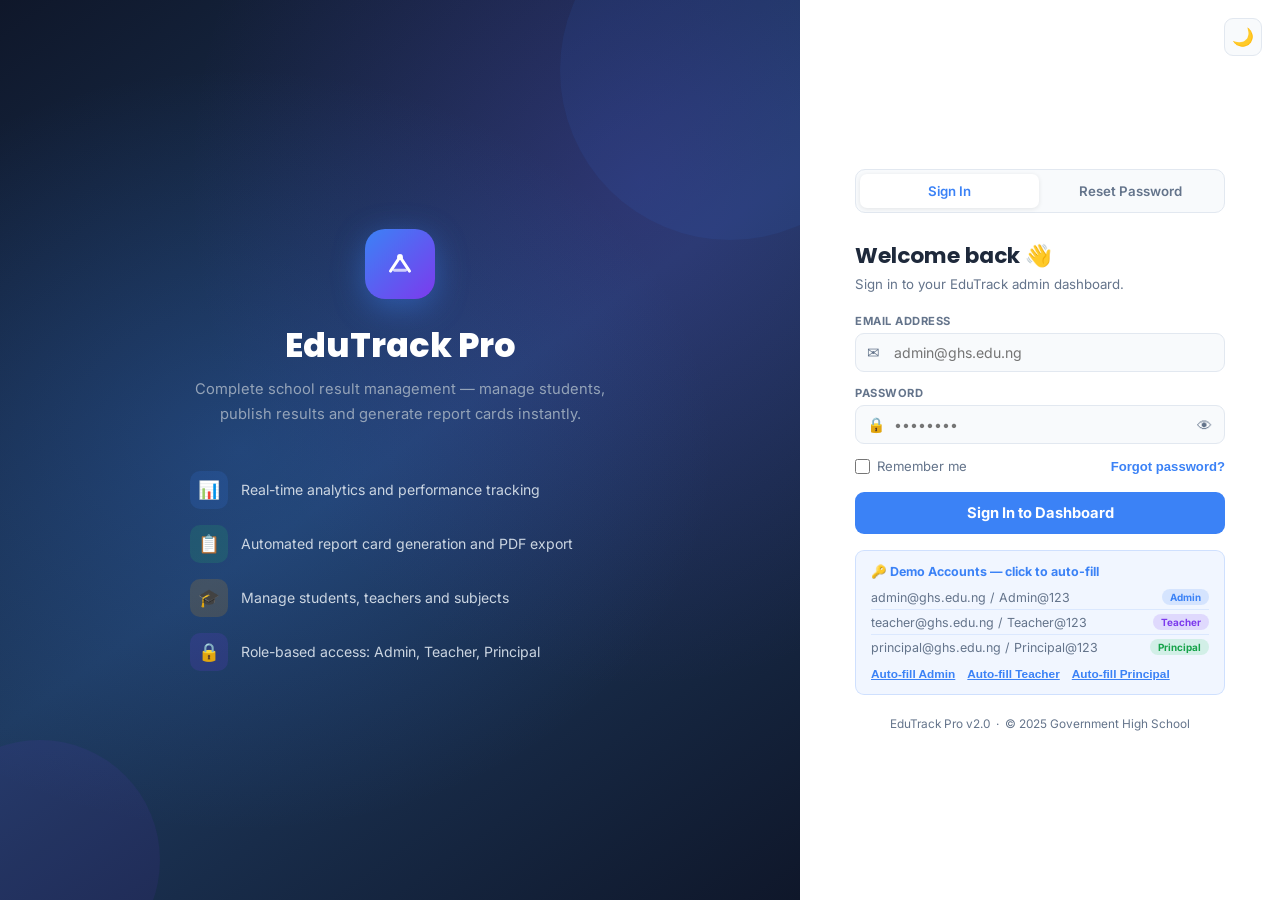
<file: frontend/login.html>
<!DOCTYPE html>
<html lang="en" data-theme="light">
<head>
  <meta charset="UTF-8" />
  <meta name="viewport" content="width=device-width, initial-scale=1.0" />
  <title>EduTrack Pro — Login</title>

  <link rel="preconnect" href="https://fonts.googleapis.com" />
  <link rel="preconnect" href="https://fonts.gstatic.com" crossorigin />
  <link href="https://fonts.googleapis.com/css2?family=Poppins:wght@500;600;700;800&family=Inter:wght@400;500;600&display=swap" rel="stylesheet" />

  <style>
    /* ════════════════════════════════════════════════
       DESIGN TOKENS
    ════════════════════════════════════════════════ */
    :root {
      --primary : #3B82F6;
      --pdark   : #2563EB;
      --accent  : #7C3AED;
      --bg      : #F8FAFC;
      --surface : #FFFFFF;
      --border  : #E2E8F0;
      --text    : #1E293B;
      --muted   : #64748B;
      --danger  : #EF4444;
      --success : #22C55E;
      --warn    : #F59E0B;
    }
    [data-theme="dark"] {
      --bg      : #0D1117;
      --surface : #161B22;
      --border  : #30363D;
      --text    : #E6EDF3;
      --muted   : #8B949E;
    }
    *,*::before,*::after{ box-sizing:border-box; margin:0; padding:0; }

    body {
      font-family:'Inter',sans-serif;
      background:var(--bg);
      color:var(--text);
      min-height:100vh;
      display:flex;
      transition:background .25s,color .25s;
    }

    /* ════ LEFT PANEL ════════════════════════════════ */
    .left {
      flex:1;
      background:linear-gradient(145deg,#0F172A 0%,#1E3A5F 50%,#0F172A 100%);
      display:flex; align-items:center; justify-content:center;
      padding:48px; position:relative; overflow:hidden;
    }
    .left::before {
      content:''; position:absolute; inset:0;
      background:
        radial-gradient(ellipse at 30% 50%,rgba(59,130,246,.22) 0%,transparent 60%),
        radial-gradient(ellipse at 80% 20%,rgba(124,58,237,.18) 0%,transparent 50%);
    }
    .blob { position:absolute; border-radius:50%; opacity:.08; }
    .b1 { width:340px;height:340px;background:#3B82F6;top:-100px;right:-100px; }
    .b2 { width:240px;height:240px;background:#7C3AED;bottom:-80px;left:-80px; }

    .left-inner {
      position:relative; z-index:1;
      text-align:center; max-width:420px;
    }
    .logo-box {
      width:70px; height:70px;
      background:linear-gradient(135deg,#3B82F6,#7C3AED);
      border-radius:20px;
      display:flex; align-items:center; justify-content:center;
      margin:0 auto 22px;
      box-shadow:0 8px 32px rgba(59,130,246,.45);
    }
    .logo-box svg { width:38px; height:38px; }
    .brand   { font-family:'Poppins',sans-serif;font-size:2.1rem;font-weight:800;color:#fff;margin-bottom:6px; }
    .tagline { font-size:.92rem;color:#94A3B8;line-height:1.7;margin-bottom:44px; }
    .feats   { list-style:none;text-align:left;display:flex;flex-direction:column;gap:16px; }
    .feats li{ display:flex;align-items:center;gap:13px;color:#CBD5E1;font-size:.88rem;line-height:1.5; }
    .ficon   { width:38px;height:38px;border-radius:10px;flex-shrink:0;display:flex;align-items:center;justify-content:center;font-size:1.1rem; }

    /* ════ RIGHT PANEL ═══════════════════════════════ */
    .right {
      width:480px; flex-shrink:0;
      background:var(--surface);
      display:flex; flex-direction:column;
      align-items:center; justify-content:center;
      padding:48px 40px; position:relative;
    }
    .form-wrap { width:100%; max-width:370px; }

    /* Theme btn */
    .tbtn {
      position:absolute; top:18px; right:18px;
      background:var(--bg); border:1.5px solid var(--border);
      border-radius:9px; width:38px; height:38px;
      display:flex; align-items:center; justify-content:center;
      cursor:pointer; font-size:1.1rem; color:var(--muted);
      transition:all .2s;
    }
    .tbtn:hover { border-color:var(--primary); color:var(--primary); }

    /* Tabs */
    .tabs {
      display:flex; gap:3px;
      background:var(--bg); border:1.5px solid var(--border);
      border-radius:10px; padding:4px; margin-bottom:26px;
    }
    .tab {
      flex:1; padding:9px; border:none; background:none;
      border-radius:7px; font-family:'Inter',sans-serif;
      font-size:.83rem; font-weight:600;
      color:var(--muted); cursor:pointer; transition:all .18s;
    }
    .tab.active {
      background:var(--surface); color:var(--primary);
      box-shadow:0 1px 5px rgba(0,0,0,.09);
    }

    /* Headings */
    .ftitle { font-family:'Poppins',sans-serif;font-size:1.35rem;font-weight:700;color:var(--text);margin-bottom:4px; }
    .fdesc  { font-size:.83rem;color:var(--muted);margin-bottom:22px; }

    /* Fields */
    .field { margin-bottom:14px; }
    .field label {
      display:block; font-size:.7rem; font-weight:700;
      text-transform:uppercase; letter-spacing:.5px;
      color:var(--muted); margin-bottom:5px;
    }
    .fw { position:relative; }
    .fi {
      position:absolute; left:12px; top:50%; transform:translateY(-50%);
      font-size:.92rem; color:var(--muted); pointer-events:none;
    }
    .fw input {
      width:100%; padding:10px 38px;
      border:1.5px solid var(--border); border-radius:9px;
      font-family:'Inter',sans-serif; font-size:.88rem;
      color:var(--text); background:var(--bg);
      outline:none; transition:all .2s;
    }
    [data-theme="dark"] .fw input { background:#0D1117; }
    .fw input:focus {
      border-color:var(--primary);
      box-shadow:0 0 0 3px rgba(59,130,246,.14);
      background:var(--surface);
    }
    .fw input.bad { border-color:var(--danger); animation:shake .35s ease; }
    @keyframes shake{0%,100%{transform:translateX(0)}20%{transform:translateX(-5px)}40%{transform:translateX(5px)}60%{transform:translateX(-3px)}80%{transform:translateX(3px)}}
    .eyebtn {
      position:absolute; right:11px; top:50%; transform:translateY(-50%);
      background:none; border:none; cursor:pointer;
      font-size:.95rem; color:var(--muted); padding:2px;
    }
    .eyebtn:hover { color:var(--primary); }

    /* Remember / forgot row */
    .rowflex { display:flex;align-items:center;justify-content:space-between;margin-bottom:18px; }
    .remem   { display:flex;align-items:center;gap:7px;font-size:.82rem;color:var(--muted);cursor:pointer;user-select:none; }
    .remem input { accent-color:var(--primary);width:15px;height:15px;cursor:pointer; }
    .lnkbtn  { background:none;border:none;color:var(--primary);font-size:.82rem;font-weight:600;cursor:pointer;padding:0; }
    .lnkbtn:hover { opacity:.7; }

    /* Banners */
    .banner { display:none;align-items:center;gap:9px;padding:11px 14px;border-radius:9px;font-size:.82rem;margin-bottom:14px; }
    .banner.show { display:flex; }
    .berr { background:rgba(239,68,68,.1);border:1px solid rgba(239,68,68,.25);color:#DC2626; }
    .bok  { background:rgba(34,197,94,.1);border:1px solid rgba(34,197,94,.25);color:#16a34a; }
    .bwarn{ background:rgba(245,158,11,.1);border:1px solid rgba(245,158,11,.25);color:#b45309; }

    /* Submit button */
    .btngo {
      width:100%; padding:12px;
      background:var(--primary); color:#fff;
      border:none; border-radius:9px;
      font-family:'Inter',sans-serif; font-size:.92rem; font-weight:700;
      cursor:pointer; transition:all .2s;
      display:flex; align-items:center; justify-content:center; gap:8px;
      position:relative;
    }
    .btngo:hover:not(:disabled){ background:var(--pdark);box-shadow:0 4px 16px rgba(59,130,246,.38);transform:translateY(-1px); }
    .btngo:disabled { opacity:.6;cursor:not-allowed;transform:none; }
    .spin {
      width:17px; height:17px;
      border:2.5px solid rgba(255,255,255,.3);
      border-top-color:#fff;
      border-radius:50%;
      animation:rot .65s linear infinite;
      display:none; flex-shrink:0;
    }
    .btngo.loading .spin { display:block; }
    .btngo.loading .lbl  { opacity:0;position:absolute; }
    @keyframes rot { to{transform:rotate(360deg)} }

    /* OTP display box */
    .otp-box {
      background:linear-gradient(135deg,#0F172A,#1E3A5F);
      border:2px solid rgba(59,130,246,.35);
      border-radius:14px;
      padding:22px;
      text-align:center;
      margin:4px 0 18px;
    }
    .otp-label { font-size:.72rem;font-weight:700;text-transform:uppercase;letter-spacing:.8px;color:#60A5FA;margin-bottom:8px; }
    .otp-code  {
      font-family:'Poppins',sans-serif;
      font-size:2.6rem; font-weight:800;
      letter-spacing:10px;
      color:#fff;
      text-shadow:0 0 20px rgba(59,130,246,.6);
    }
    .otp-timer { font-size:.75rem;color:#94A3B8;margin-top:6px; }
    .otp-copy  {
      background:rgba(59,130,246,.2); border:1px solid rgba(59,130,246,.3);
      color:#93C5FD; border-radius:7px;
      font-size:.75rem; font-weight:600;
      cursor:pointer; padding:5px 14px;
      margin-top:10px; transition:all .2s;
    }
    .otp-copy:hover { background:rgba(59,130,246,.35); }

    /* OTP input boxes */
    .otp-inputs {
      display:flex; gap:8px; justify-content:center;
      margin-bottom:18px;
    }
    .otp-input {
      width:46px; height:54px;
      border:2px solid var(--border);
      border-radius:10px;
      font-family:'Poppins',sans-serif;
      font-size:1.4rem; font-weight:700;
      text-align:center;
      color:var(--text); background:var(--bg);
      outline:none; transition:all .2s;
    }
    .otp-input:focus { border-color:var(--primary);box-shadow:0 0 0 3px rgba(59,130,246,.15);background:var(--surface); }
    .otp-input.filled { border-color:var(--success); color:var(--success); }

    /* Step indicator */
    .steps {
      display:flex; align-items:center; justify-content:center;
      gap:0; margin-bottom:22px;
    }
    .step {
      display:flex; align-items:center; gap:6px;
      font-size:.72rem; font-weight:700;
      color:var(--muted);
    }
    .step-num {
      width:24px; height:24px; border-radius:50%;
      display:flex; align-items:center; justify-content:center;
      font-size:.7rem; font-weight:800;
      background:var(--border); color:var(--muted);
      transition:all .3s;
    }
    .step.active .step-num { background:var(--primary); color:#fff; }
    .step.done   .step-num { background:var(--success); color:#fff; }
    .step-line {
      width:36px; height:2px;
      background:var(--border); margin:0 4px;
      transition:background .3s;
    }
    .step-line.done { background:var(--success); }

    /* Demo box */
    .demo {
      background:rgba(59,130,246,.07);
      border:1px solid rgba(59,130,246,.18);
      border-radius:9px; padding:13px 15px;
      font-size:.78rem; color:var(--muted); margin-top:16px;
    }
    .demo strong { color:var(--primary);display:block;margin-bottom:6px; }
    .drow { display:flex;align-items:center;justify-content:space-between;padding:4px 0;border-bottom:1px solid rgba(59,130,246,.12); }
    .drow:last-of-type{ border-bottom:none;margin-bottom:4px; }
    .badge { font-size:.62rem;padding:2px 8px;border-radius:99px;font-weight:700; }
    .ba  { background:rgba(59,130,246,.15);color:#3B82F6; }
    .bt  { background:rgba(124,58,237,.15);color:#7C3AED; }
    .bp  { background:rgba(34,197,94,.15);color:#16a34a; }
    .fillbtn { background:none;border:none;color:var(--primary);font-size:.74rem;font-weight:600;cursor:pointer;text-decoration:underline;padding:0;display:inline-block;margin-right:8px;margin-top:4px; }

    /* Footer */
    .foot { margin-top:22px;text-align:center;font-size:.74rem;color:var(--muted); }

    /* Responsive */
    @media(max-width:900px){ .left{ display:none; } }
    @media(max-width:520px){ .right{ width:100%; padding:32px 18px; } }
  </style>
</head>
<body>

<!-- ════ LEFT BRANDING ════════════════════════════════════════ -->
<div class="left">
  <div class="blob b1"></div>
  <div class="blob b2"></div>
  <div class="left-inner">
    <div class="logo-box">
      <svg viewBox="0 0 32 32" fill="none">
        <path d="M8 22L16 10L24 22" stroke="white" stroke-width="2.5" stroke-linecap="round" stroke-linejoin="round"/>
        <circle cx="16" cy="10" r="2.5" fill="white"/>
        <rect x="10" y="20" width="12" height="2.5" rx="1.25" fill="white" opacity=".7"/>
      </svg>
    </div>
    <h1 class="brand">EduTrack Pro</h1>
    <p class="tagline">Complete school result management — manage students, publish results and generate report cards instantly.</p>
    <ul class="feats">
      <li><div class="ficon" style="background:rgba(59,130,246,.15)">📊</div>Real-time analytics and performance tracking</li>
      <li><div class="ficon" style="background:rgba(34,197,94,.15)">📋</div>Automated report card generation and PDF export</li>
      <li><div class="ficon" style="background:rgba(245,158,11,.15)">🎓</div>Manage students, teachers and subjects</li>
      <li><div class="ficon" style="background:rgba(124,58,237,.15)">🔒</div>Role-based access: Admin, Teacher, Principal</li>
    </ul>
  </div>
</div>

<!-- ════ RIGHT FORM ═══════════════════════════════════════════ -->
<div class="right">
  <button class="tbtn" id="themeBtn" title="Toggle theme">🌙</button>

  <div class="form-wrap">

    <!-- TABS -->
    <div class="tabs">
      <button class="tab active" id="tabLogin" onclick="showTab('login')">Sign In</button>
      <button class="tab"        id="tabReset" onclick="showTab('reset')">Reset Password</button>
    </div>

    <!-- ════ LOGIN FORM ═══════════════════════════════════ -->
    <div id="loginForm">
      <h2 class="ftitle">Welcome back 👋</h2>
      <p class="fdesc">Sign in to your EduTrack admin dashboard.</p>

      <div class="banner berr" id="loginErr">
        <span>⚠</span><span id="loginErrMsg">Invalid credentials.</span>
      </div>

      <div class="field">
        <label>Email Address</label>
        <div class="fw">
          <span class="fi">✉</span>
          <input type="email" id="eml" placeholder="admin@ghs.edu.ng" autocomplete="email" />
        </div>
      </div>

      <div class="field">
        <label>Password</label>
        <div class="fw">
          <span class="fi">🔒</span>
          <input type="password" id="pwd" placeholder="••••••••" autocomplete="current-password" />
          <button class="eyebtn" id="eyeBtn" type="button">👁</button>
        </div>
      </div>

      <div class="rowflex">
        <label class="remem">
          <input type="checkbox" id="rememberMe" /> Remember me
        </label>
        <button class="lnkbtn" onclick="showTab('reset')">Forgot password?</button>
      </div>

      <button class="btngo" id="loginBtn" onclick="doLogin()">
        <div class="spin" id="ls"></div>
        <span class="lbl">Sign In to Dashboard</span>
      </button>

      <div class="demo">
        <strong>🔑 Demo Accounts — click to auto-fill</strong>
        <div class="drow"><span>admin@ghs.edu.ng / Admin@123</span><span class="badge ba">Admin</span></div>
        <div class="drow"><span>teacher@ghs.edu.ng / Teacher@123</span><span class="badge bt">Teacher</span></div>
        <div class="drow"><span>principal@ghs.edu.ng / Principal@123</span><span class="badge bp">Principal</span></div>
        <button class="fillbtn" onclick="fill('admin')">Auto-fill Admin</button>
        <button class="fillbtn" onclick="fill('teacher')">Auto-fill Teacher</button>
        <button class="fillbtn" onclick="fill('principal')">Auto-fill Principal</button>
      </div>
    </div>

    <!-- ════ RESET PASSWORD — 3 STEPS ═════════════════════ -->
    <div id="resetForm" style="display:none">

      <!-- Step indicator -->
      <div class="steps">
        <div class="step active" id="st1"><div class="step-num" id="sn1">1</div><span>Email</span></div>
        <div class="step-line" id="sl1"></div>
        <div class="step" id="st2"><div class="step-num" id="sn2">2</div><span>Code</span></div>
        <div class="step-line" id="sl2"></div>
        <div class="step" id="st3"><div class="step-num" id="sn3">3</div><span>New Password</span></div>
      </div>

      <!-- ── STEP 1: Enter email ── -->
      <div id="rStep1">
        <h2 class="ftitle">Reset Password 🔑</h2>
        <p class="fdesc">Enter your registered email to receive a reset code.</p>

        <div class="banner berr" id="rErr1"><span>⚠</span><span id="rErr1Msg">Error.</span></div>

        <div class="field">
          <label>Email Address</label>
          <div class="fw">
            <span class="fi">✉</span>
            <input type="email" id="rEml" placeholder="admin@ghs.edu.ng" />
          </div>
        </div>

        <button class="btngo" id="rBtn1" onclick="resetStep1()">
          <div class="spin" id="rs1"></div>
          <span class="lbl">Send Reset Code</span>
        </button>
        <p style="margin-top:12px;text-align:center">
          <button class="lnkbtn" onclick="showTab('login')">← Back to Sign In</button>
        </p>
      </div>

      <!-- ── STEP 2: Show OTP code + verify ── -->
      <div id="rStep2" style="display:none">
        <h2 class="ftitle">Enter Reset Code 🔢</h2>
        <p class="fdesc">Your reset code is shown below. Copy it and enter it in the boxes.</p>

        <!-- Generated OTP displayed here -->
        <div class="otp-box">
          <div class="otp-label">Your Reset Code</div>
          <div class="otp-code" id="otpDisplay">------</div>
          <div class="otp-timer" id="otpTimer">Expires in 10:00</div>
          <button class="otp-copy" onclick="copyOtp()">📋 Copy Code</button>
        </div>

        <div class="banner berr" id="rErr2"><span>⚠</span><span id="rErr2Msg">Error.</span></div>

        <!-- 6 OTP input boxes -->
        <div class="otp-inputs" id="otpInputs">
          <input class="otp-input" maxlength="1" type="text" inputmode="numeric" pattern="[0-9]" />
          <input class="otp-input" maxlength="1" type="text" inputmode="numeric" pattern="[0-9]" />
          <input class="otp-input" maxlength="1" type="text" inputmode="numeric" pattern="[0-9]" />
          <input class="otp-input" maxlength="1" type="text" inputmode="numeric" pattern="[0-9]" />
          <input class="otp-input" maxlength="1" type="text" inputmode="numeric" pattern="[0-9]" />
          <input class="otp-input" maxlength="1" type="text" inputmode="numeric" pattern="[0-9]" />
        </div>

        <button class="btngo" id="rBtn2" onclick="resetStep2()">
          <div class="spin" id="rs2"></div>
          <span class="lbl">Verify Code</span>
        </button>

        <p style="margin-top:10px;text-align:center;font-size:.78rem;color:var(--muted)">
          Didn't get a code? <button class="lnkbtn" onclick="resetStep1(true)">Resend</button>
        </p>
      </div>

      <!-- ── STEP 3: Set new password ── -->
      <div id="rStep3" style="display:none">
        <h2 class="ftitle">New Password 🔐</h2>
        <p class="fdesc">Create a strong new password for your account.</p>

        <div class="banner berr" id="rErr3"><span>⚠</span><span id="rErr3Msg">Error.</span></div>
        <div class="banner bok"  id="rOk3" ><span>✓</span><span>Password changed! Redirecting to login…</span></div>

        <div class="field">
          <label>New Password</label>
          <div class="fw">
            <span class="fi">🔒</span>
            <input type="password" id="newPwd"  placeholder="Min 8 characters" />
            <button class="eyebtn" onclick="toggleEye('newPwd',this)" type="button">👁</button>
          </div>
        </div>

        <div class="field">
          <label>Confirm Password</label>
          <div class="fw">
            <span class="fi">🔒</span>
            <input type="password" id="confPwd" placeholder="Repeat password" />
            <button class="eyebtn" onclick="toggleEye('confPwd',this)" type="button">👁</button>
          </div>
        </div>

        <!-- Password strength meter -->
        <div style="margin-bottom:16px">
          <div style="height:4px;background:var(--border);border-radius:99px;overflow:hidden;margin-bottom:4px">
            <div id="strengthBar" style="height:100%;width:0%;border-radius:99px;transition:all .3s;background:var(--danger)"></div>
          </div>
          <span id="strengthLabel" style="font-size:.7rem;color:var(--muted)">Enter a password</span>
        </div>

        <button class="btngo" id="rBtn3" onclick="resetStep3()">
          <div class="spin" id="rs3"></div>
          <span class="lbl">Change Password</span>
        </button>
      </div>

    </div><!-- /resetForm -->

    <p class="foot">EduTrack Pro v2.0 &nbsp;·&nbsp; © 2025 Government High School</p>
  </div>
</div>

<script>
/* ════════════════════════════════════════════════════════════════
   USERS — ADD / EDIT ACCOUNTS HERE
   Each user: { email, password, name, role, school }
   ════════════════════════════════════════════════════════════════ */
var USERS = [
  { email:'admin@ghs.edu.ng',     password:'Admin@123',     name:'Mr. Adebayo K.',  role:'Super Admin', school:'Government High School' },
  { email:'teacher@ghs.edu.ng',   password:'Teacher@123',   name:'Mrs. Ngozi Eze',  role:'Teacher',     school:'Government High School' },
  { email:'principal@ghs.edu.ng', password:'Principal@123', name:'Dr. Amaka Obi',   role:'Principal',   school:'Government High School' },
  /* ADD MORE USERS BELOW ↓
  { email:'staff@ghs.edu.ng', password:'Staff@123', name:'Staff Name', role:'Admin', school:'Government High School' },
  */
];

/* ════════════════════════════════════════════════════════════════
   SESSION & RESET STATE
   ════════════════════════════════════════════════════════════════ */
var SESSION_KEY = 'edutrack_session';
var resetState  = { email:'', otp:'', expiresAt:0, timerInterval:null };

/* ── If already logged in skip to dashboard ──────────────────── */
(function(){
  try {
    var raw = localStorage.getItem(SESSION_KEY);
    if(!raw) return;
    var s = JSON.parse(raw);
    if(s && s.loggedIn && s.expiresAt > Date.now()){
      window.location.replace('index.html');
    }
  } catch(e){ localStorage.removeItem(SESSION_KEY); }
})();

/* ════════════════════════════════════════════════════════════════
   TAB SWITCHER
   ════════════════════════════════════════════════════════════════ */
function showTab(t){
  document.getElementById('loginForm').style.display = t==='login' ? '' : 'none';
  document.getElementById('resetForm').style.display = t==='reset' ? '' : 'none';
  document.getElementById('tabLogin').classList.toggle('active', t==='login');
  document.getElementById('tabReset').classList.toggle('active', t==='reset');
  clearBanners();
  /* If switching to reset, start at step 1 */
  if(t==='reset') goResetStep(1);
}

function clearBanners(){
  ['loginErr','rErr1','rErr2','rErr3','rOk3'].forEach(function(id){
    var el=document.getElementById(id);
    if(el) el.classList.remove('show');
  });
}

/* ════════════════════════════════════════════════════════════════
   AUTO-FILL DEMO ACCOUNTS
   ════════════════════════════════════════════════════════════════ */
function fill(type){
  var map = {
    admin:     { e:'admin@ghs.edu.ng',     p:'Admin@123'     },
    teacher:   { e:'teacher@ghs.edu.ng',   p:'Teacher@123'   },
    principal: { e:'principal@ghs.edu.ng', p:'Principal@123' },
  };
  var acc = map[type];
  if(!acc) return;
  document.getElementById('eml').value = acc.e;
  document.getElementById('pwd').value = acc.p;
  clearBanners();
}

/* ════════════════════════════════════════════════════════════════
   EYE TOGGLE
   ════════════════════════════════════════════════════════════════ */
document.getElementById('eyeBtn').addEventListener('click', function(){
  var p=document.getElementById('pwd');
  p.type=p.type==='password'?'text':'password';
  this.textContent=p.type==='password'?'👁':'🙈';
});
function toggleEye(fieldId, btn){
  var p=document.getElementById(fieldId);
  p.type=p.type==='password'?'text':'password';
  btn.textContent=p.type==='password'?'👁':'🙈';
}

/* ════════════════════════════════════════════════════════════════
   THEME TOGGLE
   ════════════════════════════════════════════════════════════════ */
var themeBtn=document.getElementById('themeBtn');
applyT(localStorage.getItem('edutrack-theme')||'light');
themeBtn.addEventListener('click', function(){
  applyT(document.documentElement.getAttribute('data-theme')==='dark'?'light':'dark');
});
function applyT(t){
  document.documentElement.setAttribute('data-theme',t);
  localStorage.setItem('edutrack-theme',t);
  themeBtn.textContent=t==='dark'?'☀️':'🌙';
}

/* ════════════════════════════════════════════════════════════════
   ENTER KEY SUBMITS
   ════════════════════════════════════════════════════════════════ */
document.addEventListener('keydown', function(e){
  if(e.key!=='Enter') return;
  var onLogin = document.getElementById('loginForm').style.display!=='none';
  if(onLogin){ doLogin(); return; }
  if(document.getElementById('rStep1').style.display!=='none') resetStep1();
  if(document.getElementById('rStep2').style.display!=='none') resetStep2();
  if(document.getElementById('rStep3').style.display!=='none') resetStep3();
});

/* ════════════════════════════════════════════════════════════════
   HELPERS
   ════════════════════════════════════════════════════════════════ */
function showErr(bannerId, msgId, msg, inputId){
  document.getElementById(msgId).textContent=msg;
  document.getElementById(bannerId).classList.add('show');
  if(inputId){
    var el=document.getElementById(inputId);
    if(!el) return;
    el.classList.add('bad');
    el.focus();
    setTimeout(function(){ el.classList.remove('bad'); },400);
  }
}
function setLoading(btnId, spinId, on){
  var btn=document.getElementById(btnId);
  if(!btn) return;
  btn.disabled=on;
  btn.classList.toggle('loading',on);
  document.getElementById(spinId).style.display=on?'block':'none';
}
function findUser(email){
  var em=email.toLowerCase().trim();
  for(var i=0;i<USERS.length;i++){
    if(USERS[i].email.toLowerCase()===em) return USERS[i];
  }
  return null;
}

/* ════════════════════════════════════════════════════════════════
   LOGIN
   ════════════════════════════════════════════════════════════════ */
function doLogin(){
  clearBanners();
  var email= document.getElementById('eml').value.trim();
  var pass = document.getElementById('pwd').value;
  var rem  = document.getElementById('rememberMe').checked;

  if(!email){ showErr('loginErr','loginErrMsg','Please enter your email address.','eml'); return; }
  if(!pass) { showErr('loginErr','loginErrMsg','Please enter your password.','pwd'); return; }

  setLoading('loginBtn','ls',true);

  setTimeout(function(){
    var user=findUser(email);

    if(!user){
      setLoading('loginBtn','ls',false);
      showErr('loginErr','loginErrMsg','No account found with that email address.','eml');
      return;
    }
    if(user.password!==pass){
      setLoading('loginBtn','ls',false);
      showErr('loginErr','loginErrMsg','Incorrect password. Please try again.','pwd');
      return;
    }

    /* ✅ SUCCESS */
    var HOUR=60*60*1000;
    var sess={
      loggedIn : true,
      email    : user.email,
      name     : user.name,     /* ← full name saved here */
      role     : user.role,
      school   : user.school,
      loginTime: Date.now(),
      expiresAt: Date.now() + (rem ? 7*24*HOUR : 8*HOUR),
    };
    localStorage.setItem(SESSION_KEY, JSON.stringify(sess));

    /* Save name separately so script.js can always find it easily */
    localStorage.setItem('edutrack_user_name', user.name);
    localStorage.setItem('edutrack_user_role', user.role);

    window.location.replace('index.html');
  }, 700);
}

/* ════════════════════════════════════════════════════════════════
   RESET PASSWORD — STEP 1: Enter email → generate OTP
   ════════════════════════════════════════════════════════════════ */
function resetStep1(resend){
  clearBanners();
  var email = (document.getElementById('rEml').value||resetState.email).trim().toLowerCase();

  if(!email){
    showErr('rErr1','rErr1Msg','Please enter your email address.','rEml');
    return;
  }

  setLoading('rBtn1','rs1',true);

  setTimeout(function(){
    setLoading('rBtn1','rs1',false);

    var user=findUser(email);
    if(!user){
      showErr('rErr1','rErr1Msg','No account found with that email address.','rEml');
      return;
    }

    /* Generate 6-digit OTP */
    var otp = Math.floor(100000+Math.random()*900000).toString();
    resetState.email     = email;
    resetState.otp       = otp;
    resetState.expiresAt = Date.now() + 10*60*1000; /* 10 minutes */

    /* Show OTP on screen */
    document.getElementById('otpDisplay').textContent = otp;

    /* Move to step 2 */
    goResetStep(2);

    /* Start countdown timer */
    startOtpTimer();

    /* Clear old OTP inputs */
    document.querySelectorAll('.otp-input').forEach(function(inp){ inp.value=''; inp.classList.remove('filled'); });
    var first=document.querySelector('.otp-input');
    if(first) setTimeout(function(){ first.focus(); },100);

  }, 800);
}

/* ════════════════════════════════════════════════════════════════
   RESET PASSWORD — STEP 2: Verify OTP
   ════════════════════════════════════════════════════════════════ */
function resetStep2(){
  clearBanners();

  /* Collect digits from input boxes */
  var digits='';
  document.querySelectorAll('.otp-input').forEach(function(inp){ digits+=inp.value.trim(); });

  if(digits.length<6){
    showErr('rErr2','rErr2Msg','Please enter all 6 digits of the reset code.');
    return;
  }

  setLoading('rBtn2','rs2',true);

  setTimeout(function(){
    setLoading('rBtn2','rs2',false);

    /* Check expiry */
    if(Date.now()>resetState.expiresAt){
      showErr('rErr2','rErr2Msg','This code has expired. Click Resend to get a new one.');
      return;
    }

    /* Check OTP */
    if(digits!==resetState.otp){
      showErr('rErr2','rErr2Msg','Incorrect code. Please check and try again.');
      /* Shake inputs */
      document.querySelectorAll('.otp-input').forEach(function(inp){
        inp.classList.add('bad');
        setTimeout(function(){ inp.classList.remove('bad'); },400);
      });
      return;
    }

    /* ✅ OTP verified */
    if(resetState.timerInterval) clearInterval(resetState.timerInterval);
    goResetStep(3);
  }, 600);
}

/* ════════════════════════════════════════════════════════════════
   RESET PASSWORD — STEP 3: Set new password
   ════════════════════════════════════════════════════════════════ */
function resetStep3(){
  clearBanners();

  var newPwd  = document.getElementById('newPwd').value;
  var confPwd = document.getElementById('confPwd').value;

  if(!newPwd){
    showErr('rErr3','rErr3Msg','Please enter a new password.','newPwd');
    return;
  }
  if(newPwd.length<8){
    showErr('rErr3','rErr3Msg','Password must be at least 8 characters.','newPwd');
    return;
  }
  if(newPwd!==confPwd){
    showErr('rErr3','rErr3Msg','Passwords do not match. Please try again.','confPwd');
    return;
  }

  setLoading('rBtn3','rs3',true);

  setTimeout(function(){
    setLoading('rBtn3','rs3',false);

    /* Update the password in the USERS array */
    var user=findUser(resetState.email);
    if(user){
      user.password=newPwd;

      /* ─────────────────────────────────────────────────────
         IMPORTANT: This only changes the password in memory
         (the USERS array) for this browser session.
         If you want the change to persist across reloads,
         you need to also save the updated users to localStorage.
         See the note below for how to do this.
         ───────────────────────────────────────────────────── */
      /* Save updated passwords to localStorage */
      var savedPwds={};
      try{ savedPwds=JSON.parse(localStorage.getItem('et_pwds')||'{}'); }catch(e){}
      savedPwds[user.email.toLowerCase()]=newPwd;
      localStorage.setItem('et_pwds', JSON.stringify(savedPwds));
    }

    /* Show success */
    document.getElementById('rOk3').classList.add('show');

    /* Redirect to login after 2.5 seconds */
    setTimeout(function(){
      resetState={ email:'', otp:'', expiresAt:0, timerInterval:null };
      showTab('login');
    }, 2500);

  }, 800);
}

/* ════════════════════════════════════════════════════════════════
   STEP NAVIGATION HELPERS
   ════════════════════════════════════════════════════════════════ */
function goResetStep(n){
  [1,2,3].forEach(function(i){
    document.getElementById('rStep'+i).style.display = i===n ? '' : 'none';
    var st=document.getElementById('st'+i);
    var sn=document.getElementById('sn'+i);
    st.classList.remove('active','done');
    if(i<n){  st.classList.add('done');   sn.textContent='✓'; }
    if(i===n){ st.classList.add('active'); sn.textContent=i; }
    if(i>n){   sn.textContent=i; }
  });
  /* Step lines */
  if(document.getElementById('sl1')) document.getElementById('sl1').classList.toggle('done', n>1);
  if(document.getElementById('sl2')) document.getElementById('sl2').classList.toggle('done', n>2);
}

/* ════════════════════════════════════════════════════════════════
   OTP TIMER COUNTDOWN
   ════════════════════════════════════════════════════════════════ */
function startOtpTimer(){
  if(resetState.timerInterval) clearInterval(resetState.timerInterval);
  resetState.timerInterval=setInterval(function(){
    var remaining=Math.max(0, resetState.expiresAt-Date.now());
    var mins=Math.floor(remaining/60000);
    var secs=Math.floor((remaining%60000)/1000);
    var timerEl=document.getElementById('otpTimer');
    if(timerEl) timerEl.textContent='Expires in '+mins+':'+(secs<10?'0':'')+secs;
    if(remaining<=0){
      clearInterval(resetState.timerInterval);
      if(timerEl) timerEl.textContent='Code expired — click Resend';
      timerEl.style.color='#EF4444';
      document.getElementById('otpDisplay').textContent='------';
      document.getElementById('otpDisplay').style.opacity='.3';
    }
  }, 1000);
}

/* ════════════════════════════════════════════════════════════════
   COPY OTP CODE TO CLIPBOARD
   ════════════════════════════════════════════════════════════════ */
function copyOtp(){
  var code=resetState.otp;
  if(!code) return;
  navigator.clipboard.writeText(code).then(function(){
    var btn=document.querySelector('.otp-copy');
    var orig=btn.textContent;
    btn.textContent='✓ Copied!';
    btn.style.background='rgba(34,197,94,.25)';
    setTimeout(function(){ btn.textContent=orig; btn.style.background=''; },2000);
  }).catch(function(){
    /* Fallback for older browsers */
    var ta=document.createElement('textarea');
    ta.value=code; ta.style.position='fixed'; ta.style.opacity='0';
    document.body.appendChild(ta); ta.select();
    document.execCommand('copy');
    document.body.removeChild(ta);
  });
}

/* ════════════════════════════════════════════════════════════════
   OTP INPUT — auto-advance + paste support
   ════════════════════════════════════════════════════════════════ */
document.querySelectorAll('.otp-input').forEach(function(inp, idx, all){
  /* Auto-advance to next box when a digit is typed */
  inp.addEventListener('input', function(){
    var v=inp.value.replace(/[^0-9]/g,'');
    inp.value=v.slice(-1);
    inp.classList.toggle('filled', v.length>0);
    if(v&&idx<all.length-1) all[idx+1].focus();
  });

  /* Backspace goes to previous box */
  inp.addEventListener('keydown', function(e){
    if(e.key==='Backspace'&&!inp.value&&idx>0) all[idx-1].focus();
  });

  /* Paste 6 digits at once */
  inp.addEventListener('paste', function(e){
    e.preventDefault();
    var paste=(e.clipboardData||window.clipboardData).getData('text').replace(/[^0-9]/g,'');
    all.forEach(function(box, i){
      box.value=paste[i]||'';
      box.classList.toggle('filled', !!paste[i]);
    });
    /* Focus last filled box */
    var last=Math.min(paste.length, all.length)-1;
    if(last>=0) all[last].focus();
  });
});

/* ════════════════════════════════════════════════════════════════
   PASSWORD STRENGTH METER
   ════════════════════════════════════════════════════════════════ */
document.getElementById('newPwd').addEventListener('input', function(){
  var p=this.value;
  var score=0;
  if(p.length>=8)  score++;
  if(p.length>=12) score++;
  if(/[A-Z]/.test(p)) score++;
  if(/[0-9]/.test(p)) score++;
  if(/[^A-Za-z0-9]/.test(p)) score++;

  var pct  = (score/5*100)+'%';
  var color= score<=1?'#EF4444': score<=2?'#F59E0B': score<=3?'#60A5FA':'#22C55E';
  var label= ['','Weak','Fair','Good','Strong','Very Strong'][score]||'';

  document.getElementById('strengthBar').style.width=pct;
  document.getElementById('strengthBar').style.background=color;
  document.getElementById('strengthLabel').textContent=label;
  document.getElementById('strengthLabel').style.color=color;
});

/* ════════════════════════════════════════════════════════════════
   LOAD SAVED PASSWORDS (so changed passwords persist on reload)
   This checks if a password was changed and uses the new one.
   ════════════════════════════════════════════════════════════════ */
(function loadSavedPasswords(){
  try {
    var saved=JSON.parse(localStorage.getItem('et_pwds')||'{}');
    USERS.forEach(function(u){
      var key=u.email.toLowerCase();
      if(saved[key]) u.password=saved[key];
    });
  } catch(e){}
})();
</script>
</body>
</html>
</file>
